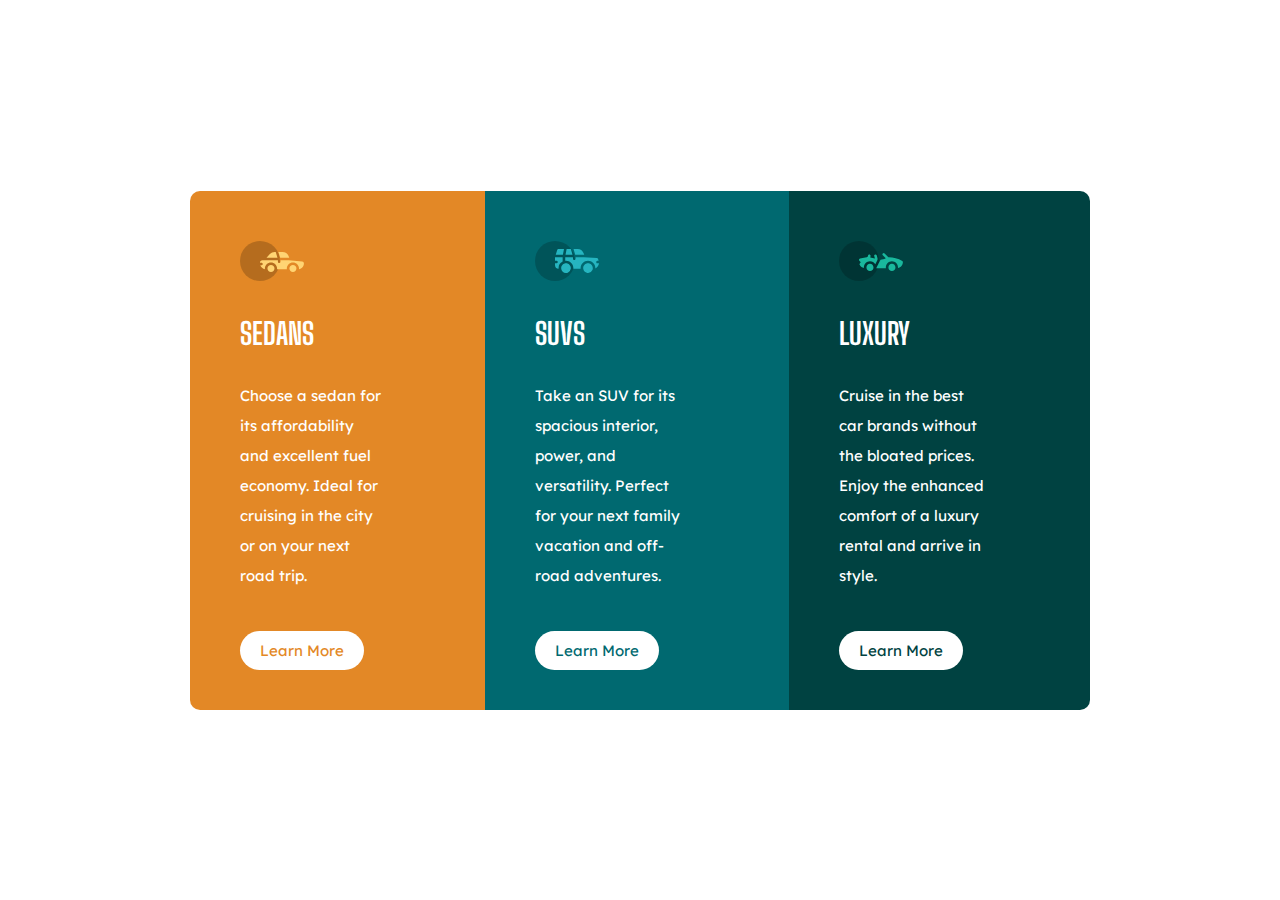
<file: 3-column-preview-card-component-main/index.html>
<!DOCTYPE html>
<html lang="en">
<head>
  <meta charset="UTF-8">
  <meta name="viewport" content="width=device-width, initial-scale=1.0"> <!-- displays site properly based on user's device -->
  <link href="https://fonts.googleapis.com/css2?family=Big+Shoulders+Display:wght@700&family=Lexend+Deca&display=swap"
    rel="stylesheet">
  <link rel="icon" type="image/png" sizes="32x32" href="./images/favicon-32x32.png">
  <link rel="stylesheet" href="styles.css" />

  <title>Frontend Mentor | 3-column preview card component</title>
</head>
<body>
  <main class="card-container">
    <div class="column sedan">
      <img src="images/icon-sedans.svg">
      <div class="text">
        <h3 class="title">Sedans</h3>
        <p class="subtitle">Choose a sedan for its affordability and excellent fuel economy. Ideal for cruising in the city
        or on your next road trip.</p>
      </div>
      <a class="button sedan" href="#">Learn More</a>
    </div>

    <div class="column suv">
      <img src="images/icon-suvs.svg">
      <div class="text">
        <h3 class="title">SUVs</h3>
        <p class="subtitle">Take an SUV for its spacious interior, power, and versatility. Perfect for your next family vacation
        and off-road adventures.</p>
      </div>
      <a class="button suv" href="#">Learn More</a>
    </div>

    <div class="column luxury">
      <img src="images/icon-luxury.svg">
      <div class="text">
        <h3 class="title">Luxury</h3>
        <p class="subtitle">Cruise in the best car brands without the bloated prices. Enjoy the enhanced comfort of a luxury
        rental and arrive in style.</p>
      </div>
      <a class="button luxury" href="#">Learn More</a>
    </div>
  </main>
</body>
</html>
</file>
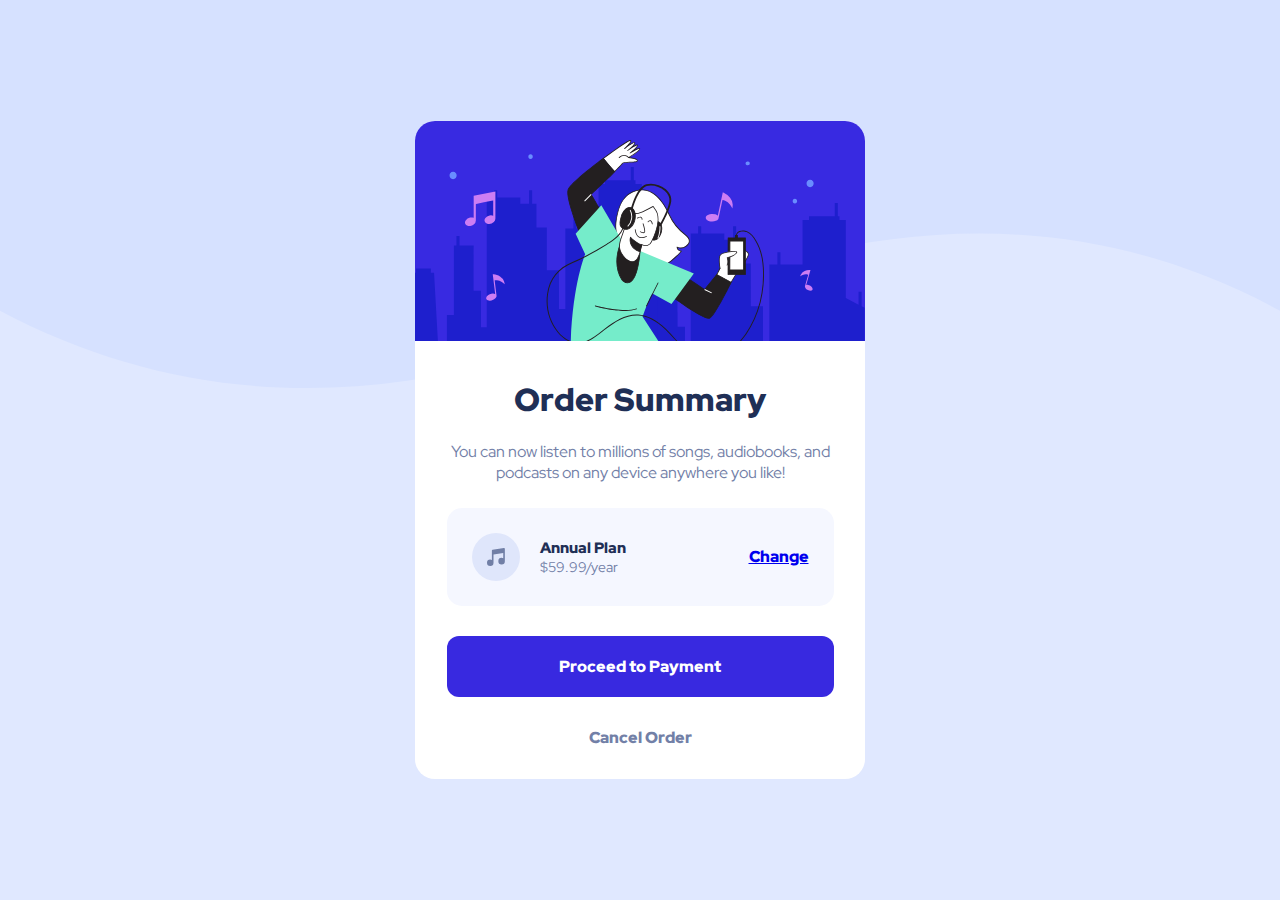
<file: order-summary-component-main/index.html>
<!DOCTYPE html>
<html lang="en">
<head>
  <meta charset="UTF-8">
  <meta name="viewport" content="width=device-width, initial-scale=1.0">

  <link rel="icon" type="image/png" sizes="32x32" href="./images/favicon-32x32.png">
  <link rel="stylesheet" href="styles.css" />

  <title>Frontend Mentor | Order summary card</title>

</head>
<body>
  <div class="card-container">
    <div class="hero">
      <img src="images/illustration-hero.svg" alt="person dancing to music">
    </div>
    <div class="text-content">
      <h1 class="title">Order Summary</h1>
      <p class="subtitle">You can now listen to millions of songs, audiobooks, and podcasts on any
      device anywhere you like!</p>
      <div class="plan-container">
        <div class="plan-text-left">
          <img src="images/icon-music.svg" alt="music note icon">
          <div>
            <h5>Annual Plan</h5>
            <p>$59.99/year</p>
          </div>
        </div>
        <a href="#">Change</a>
      </div>
      <a href="#" class="proceed-button">Proceed to Payment</a>
      <a href="#" class="cancel-button">Cancel Order</a>
    </div>
  </div>
</body>
</html>
</file>
<file: 3-column-preview-card-component-main/styles.css>
* {
  margin: 0;
  padding: 0;
  box-sizing: border-box;
}

body {
  font-family: "Lexend Deca", sans-serif;
  font-size: 15px;
}

.card-container {
  /* border: solid red; */
}

.column {
  padding: 50px;
}

.text {
  color: white;
  margin-bottom: 50px;
}

.title {
  text-transform: uppercase;
  font-size: 30px;
  font-family: "Big Shoulders Display";
  margin: 30px 0;
}

.subtitle {
  line-height: 2;
  width: 75%;
}

.sedan {
  background-color: hsl(31, 77%, 52%);
  border-radius: 10px 10px 0 0;
}

.suv {
  background-color: hsl(184, 100%, 22%)
}

.luxury {
  background-color: hsl(179, 100%, 13%);
  border-radius: 0 0 10px 10px;
}

.button {
  text-decoration: none;
  background-color: white;
  padding: 10px 20px;
  border-radius: 20px;
  text-align: center;
}

.button:hover {
  cursor: pointer;
  border: solid white;
  color: white;
  transition: background-color 0.5s ease, color 0.5s ease;
}

a.sedan {
  color: hsl(31, 77%, 52%);
}

a.suv {
  color: hsl(184, 100%, 22%);
}

a.luxury {
  color: hsl(179, 100%, 13%);
}

a.sedan:hover {
  background-color: hsl(31, 77%, 52%);
}

a.suv:hover {
  background-color: hsl(184, 100%, 22%);
}

a.luxury:hover {
  background-color: hsl(179, 100%, 13%);
}

@media only screen and (min-width: 950px) {
  .card-container {
    display: flex;
    align-items: center;
    justify-content: center;
    min-height: 100vh;
    max-width: 900px;
    margin: auto;
  }

  .column.sedan {
    border-radius: 10px 0 0 10px;
  }

  .column.luxury {
    border-radius: 0 10px 10px 0;
}
</file>
<file: order-summary-component-main/styles.css>
@import url('https://fonts.googleapis.com/css2?family=Red+Hat+Display:wght@500;700;900&display=swap');

* {
  margin: 0;
  padding: 0;
  box-sizing: border-box;
}

body {
  font-family: 'Red Hat Display', sans-serif;
  font-size: 16px;
  min-height: 100vh;
  background-image: url(images/pattern-background-desktop.svg);
  background-repeat: no-repeat;
  background-size: contain;
  background-color:  hsl(225, 100%, 94%);
  position: relative;
}

.card-container {
  position: absolute;
  left: 50%;
  top: 50%;
  transform: translate(-50%, -50%);
  max-width: 450px;
  background-color: white;
  border-radius: 20px;
  overflow: hidden;
}

.text-content {
  padding: 7%;
  text-align: center;
}

.title {
  margin-bottom: 20px;
  color: hsl(223, 47%, 23%);
  font-weight: 900;
  font-size: 32px;
}

.subtitle {
  color: hsl(224, 23%, 55%);
  margin-bottom: 25px;
}

.plan-container,
.plan-text-left {
  display: flex;
  align-items: center;
}

.plan-container {
  background-color: hsl(225, 100%, 98%);
  border-radius: 15px;
  padding: 25px;
  justify-content: space-between;
}

.plan-text-left {
  text-align: left;
}

.plan-text-left div {
  margin-left: 20px;
}

.plan-text-left div h5 {
  color: hsl(223, 47%, 23%);
  font-weight: 900;
  font-size: 15px;
}

.plan-text-left div p {
  font-size: 14px;
  color: hsl(224, 23%, 55%);
}

.plan-container a {
  font-weight: 900;
}

.proceed-button,
.cancel-button {
  display: block;
  text-decoration: none;
  font-weight: 900;
  text-align: center;
}

.proceed-button {
  background-color: hsl(245, 75%, 52%);
  color: white;
  padding: 20px 0;
  border-radius: 12px;
  margin: 30px 0;
}

.cancel-button {
  color: hsl(224, 23%, 55%);
}

@media only screen and (max-width: 425px) {
    body {
      background-image: url(https://www.digitshack.com/codepen/mentor1/pattern-background-mobile.svg);
      font-size: 14px;
    }

    .card-container {
      max-width: 87%;
    }

    .title {
      font-size: 23px;
    }

    div.plan-container {
      padding: 12px;
    }

    .plan-container-left div {
      margin-left: 10px;
    }

    .proceed-button,
    .cancel-button,
    .plan-box a {
      font-size: 13px;
    }

    .text-content {
      padding: 9% 7%;
    }
}
</file>
